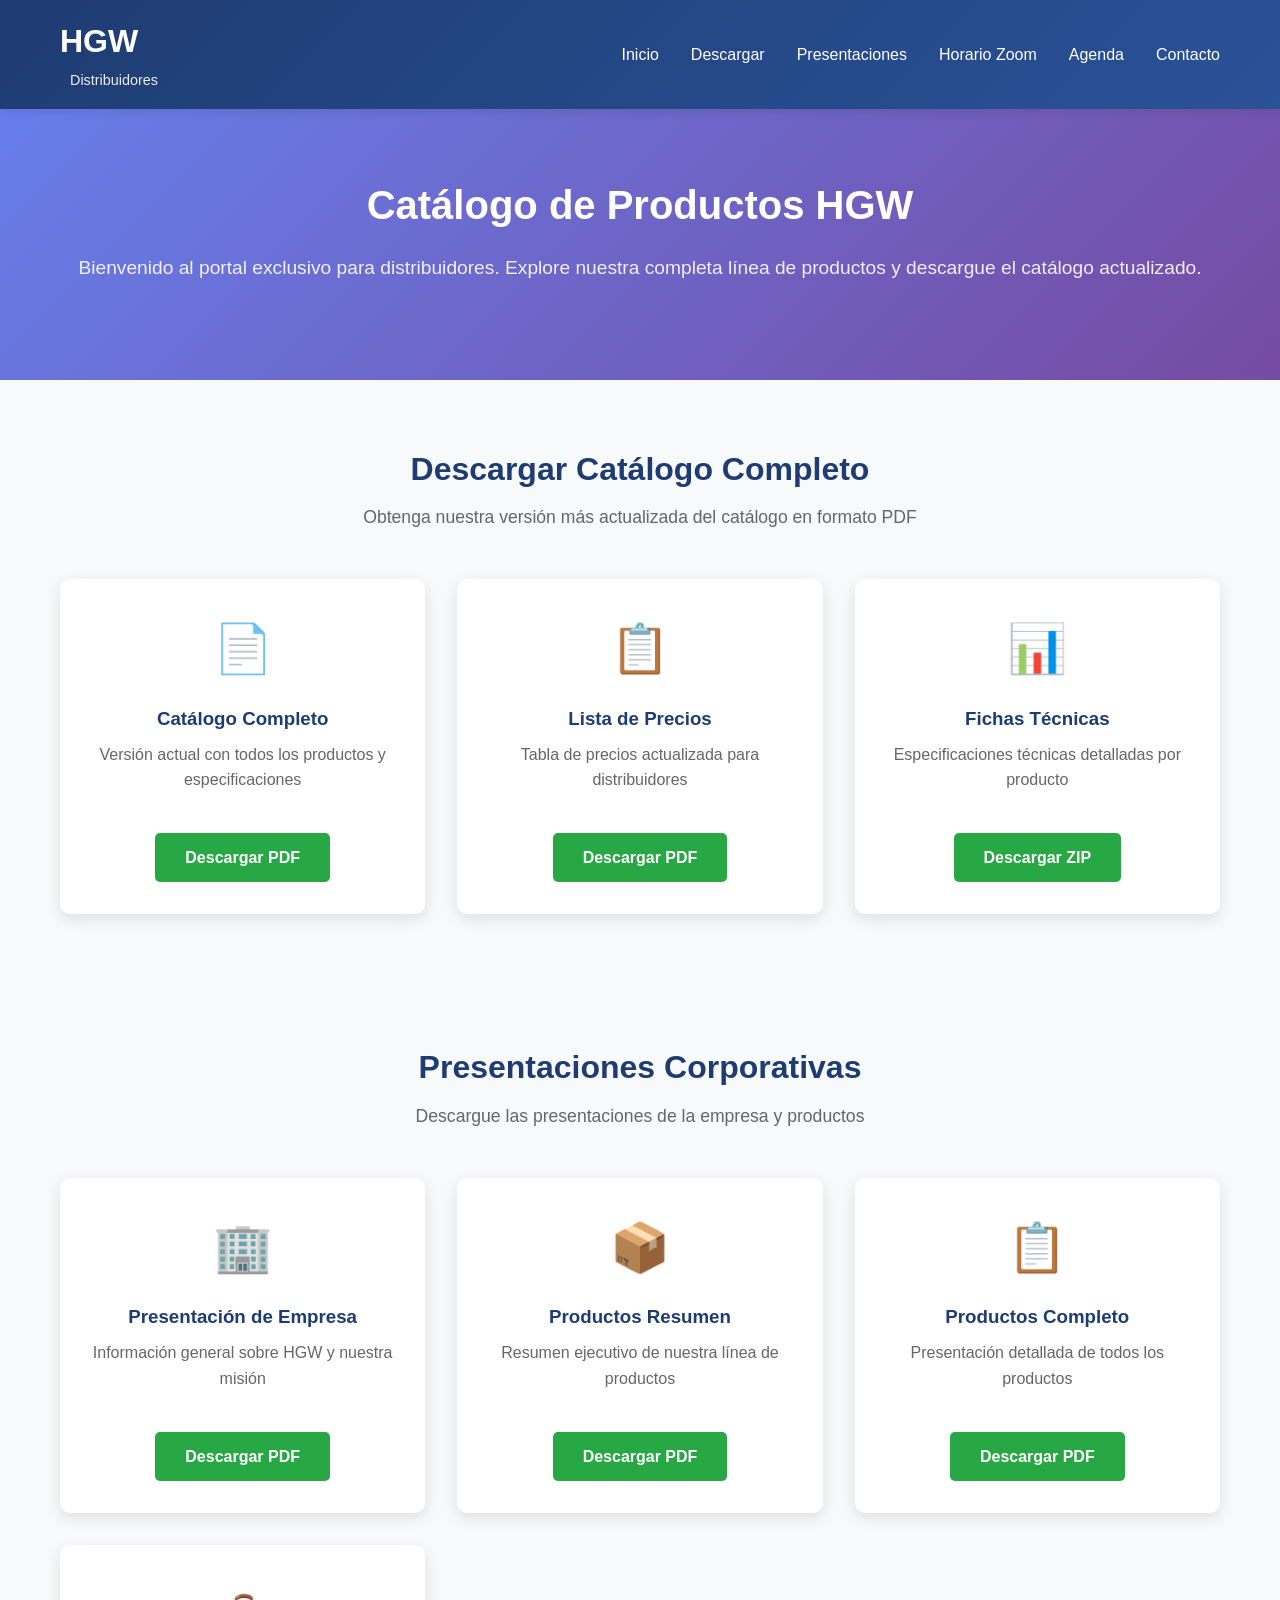
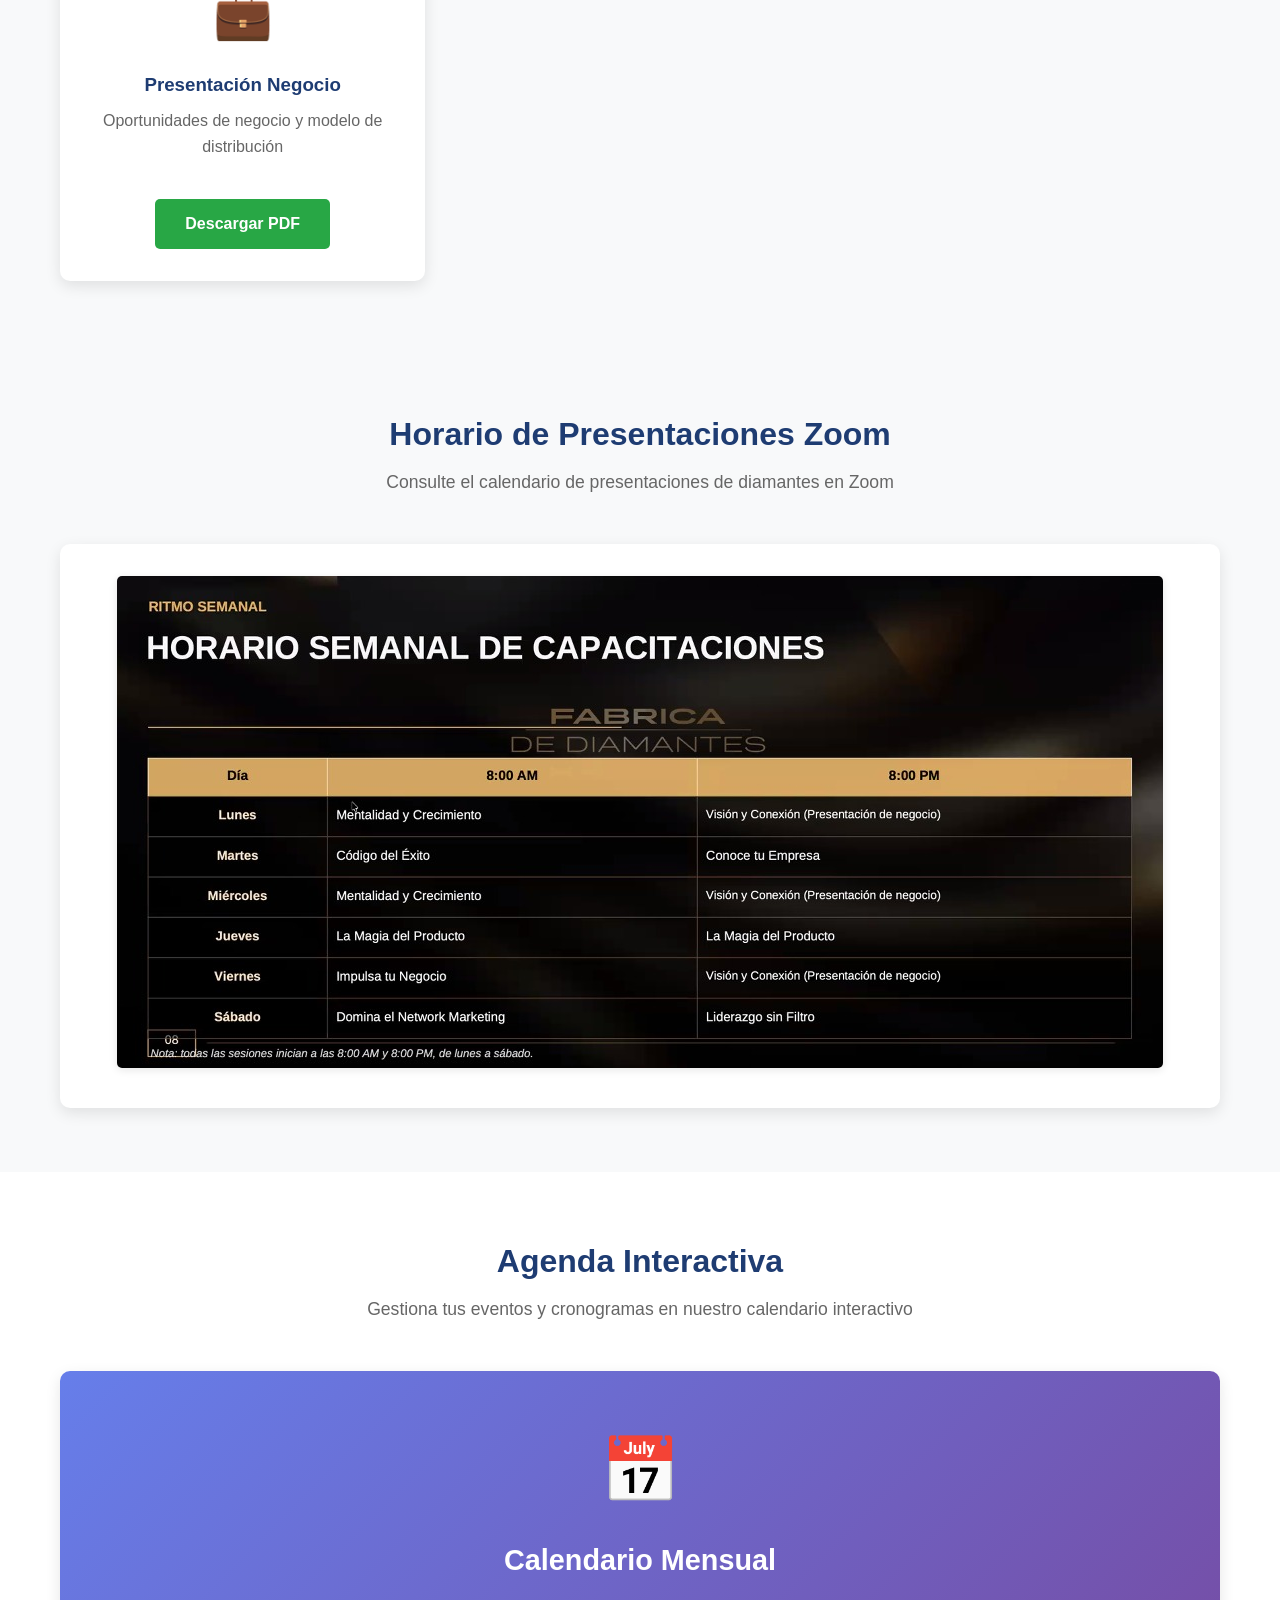
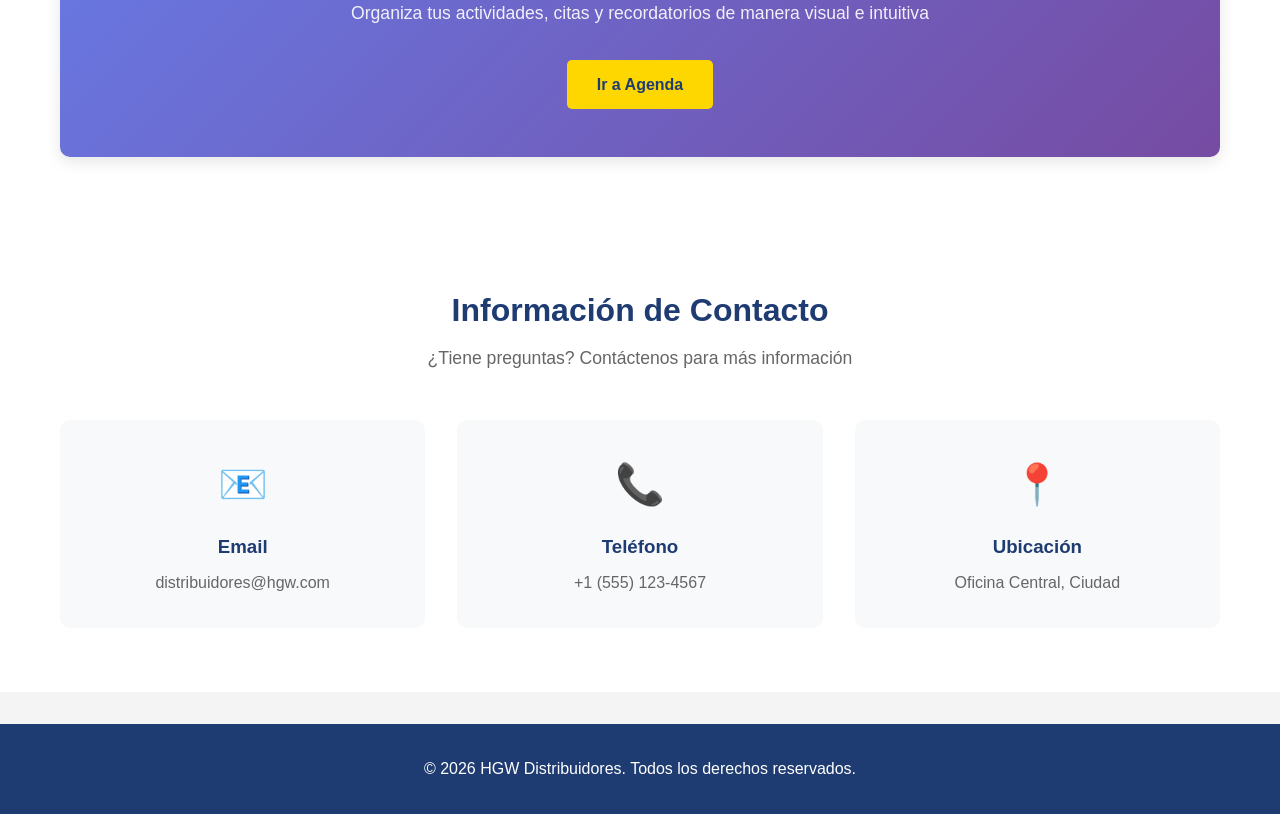
<file: index.html>
<!DOCTYPE html>
<html lang="es">
<head>
    <meta charset="UTF-8">
    <meta name="viewport" content="width=device-width, initial-scale=1.0">
    <title>HGW - Distribuidores | Catálogo de Productos</title>
    <link rel="stylesheet" href="styles.css">
</head>
<body>
    <header>
        <nav class="navbar">
            <div class="container">
                <div class="logo">
                    <h1>HGW</h1>
                    <span class="tagline">Distribuidores</span>
                </div>
                <ul class="nav-links">
                    <li><a href="#inicio">Inicio</a></li>
                    <li><a href="#descargar">Descargar</a></li>
                    <li><a href="#presentaciones">Presentaciones</a></li>
                    <li><a href="#horario">Horario Zoom</a></li>
                    <li><a href="agenda.html">Agenda</a></li>
                    <li><a href="#contacto">Contacto</a></li>
                </ul>
            </div>
        </nav>
    </header>

    <section id="inicio" class="hero">
        <div class="container">
            <div class="hero-content">
                <h2>Catálogo de Productos HGW</h2>
                <p>Bienvenido al portal exclusivo para distribuidores. Explore nuestra completa línea de productos y descargue el catálogo actualizado.</p>
            </div>
        </div>
    </section>

    <section id="descargar" class="download-section">
        <div class="container">
            <h2>Descargar Catálogo Completo</h2>
            <p class="section-description">Obtenga nuestra versión más actualizada del catálogo en formato PDF</p>
            
            <div class="download-options">
                <div class="download-card">
                    <div class="download-icon">📄</div>
                    <h3>Catálogo Completo</h3>
                    <p>Versión actual con todos los productos y especificaciones</p>
                    <a href="catalogo-actualizado.pdf" class="btn btn-download" download>Descargar PDF</a>
                </div>

                <div class="download-card">
                    <div class="download-icon">📋</div>
                    <h3>Lista de Precios</h3>
                    <p>Tabla de precios actualizada para distribuidores</p>
                    <a href="lista-precios-colombia-2026-2.pdf" class="btn btn-download" download>Descargar PDF</a>
                </div>

                <div class="download-card">
                    <div class="download-icon">📊</div>
                    <h3>Fichas Técnicas</h3>
                    <p>Especificaciones técnicas detalladas por producto</p>
                    <a href="#" class="btn btn-download" download>Descargar ZIP</a>
                </div>
            </div>
        </div>
    </section>

    <section id="presentaciones" class="download-section">
        <div class="container">
            <h2>Presentaciones Corporativas</h2>
            <p class="section-description">Descargue las presentaciones de la empresa y productos</p>
            
            <div class="download-options">
                <div class="download-card">
                    <div class="download-icon">🏢</div>
                    <h3>Presentación de Empresa</h3>
                    <p>Información general sobre HGW y nuestra misión</p>
                    <a href="1. Presentación de empresa.pdf" class="btn btn-download" download>Descargar PDF</a>
                </div>

                <div class="download-card">
                    <div class="download-icon">📦</div>
                    <h3>Productos Resumen</h3>
                    <p>Resumen ejecutivo de nuestra línea de productos</p>
                    <a href="2. presentacion de productos resumen.pdf" class="btn btn-download" download>Descargar PDF</a>
                </div>

                <div class="download-card">
                    <div class="download-icon">📋</div>
                    <h3>Productos Completo</h3>
                    <p>Presentación detallada de todos los productos</p>
                    <a href="2. presentacion de productos.pdf" class="btn btn-download" download>Descargar PDF</a>
                </div>

                <div class="download-card">
                    <div class="download-icon">💼</div>
                    <h3>Presentación Negocio</h3>
                    <p>Oportunidades de negocio y modelo de distribución</p>
                    <a href="3. presentacion negocio.pdf" class="btn btn-download" download>Descargar PDF</a>
                </div>
            </div>
        </div>
    </section>

    <section id="horario" class="download-section">
        <div class="container">
            <h2>Horario de Presentaciones Zoom</h2>
            <p class="section-description">Consulte el calendario de presentaciones de diamantes en Zoom</p>
            
            <div class="schedule-container">
                <img src="horario presentaciones zoom diamante.jpg" alt="Horario de presentaciones Zoom diamante" class="schedule-image">
            </div>
        </div>
    </section>

    <section id="agenda" class="agenda-section">
        <div class="container">
            <h2>Agenda Interactiva</h2>
            <p class="section-description">Gestiona tus eventos y cronogramas en nuestro calendario interactivo</p>
            
            <div class="agenda-preview">
                <div class="agenda-icon">📅</div>
                <h3>Calendario Mensual</h3>
                <p>Organiza tus actividades, citas y recordatorios de manera visual e intuitiva</p>
                <a href="agenda.html" class="btn btn-primary">Ir a Agenda</a>
            </div>
        </div>
    </section>

    <section id="contacto" class="contact-section">
        <div class="container">
            <h2>Información de Contacto</h2>
            <p class="section-description">¿Tiene preguntas? Contáctenos para más información</p>
            
            <div class="contact-info">
                <div class="contact-item">
                    <div class="contact-icon">📧</div>
                    <h3>Email</h3>
                    <p>distribuidores@hgw.com</p>
                </div>

                <div class="contact-item">
                    <div class="contact-icon">📞</div>
                    <h3>Teléfono</h3>
                    <p>+1 (555) 123-4567</p>
                </div>

                <div class="contact-item">
                    <div class="contact-icon">📍</div>
                    <h3>Ubicación</h3>
                    <p>Oficina Central, Ciudad</p>
                </div>
            </div>
        </div>
    </section>

    <footer>
        <div class="container">
            <p>&copy; 2026 HGW Distribuidores. Todos los derechos reservados.</p>
        </div>
    </footer>

    <script>
        // Smooth scrolling para navegación
        document.querySelectorAll('a[href^="#"]').forEach(anchor => {
            anchor.addEventListener('click', function (e) {
                e.preventDefault();
                const target = document.querySelector(this.getAttribute('href'));
                if (target) {
                    target.scrollIntoView({
                        behavior: 'smooth',
                        block: 'start'
                    });
                }
            });
        });
    </script>
</body>
</html>
</file>
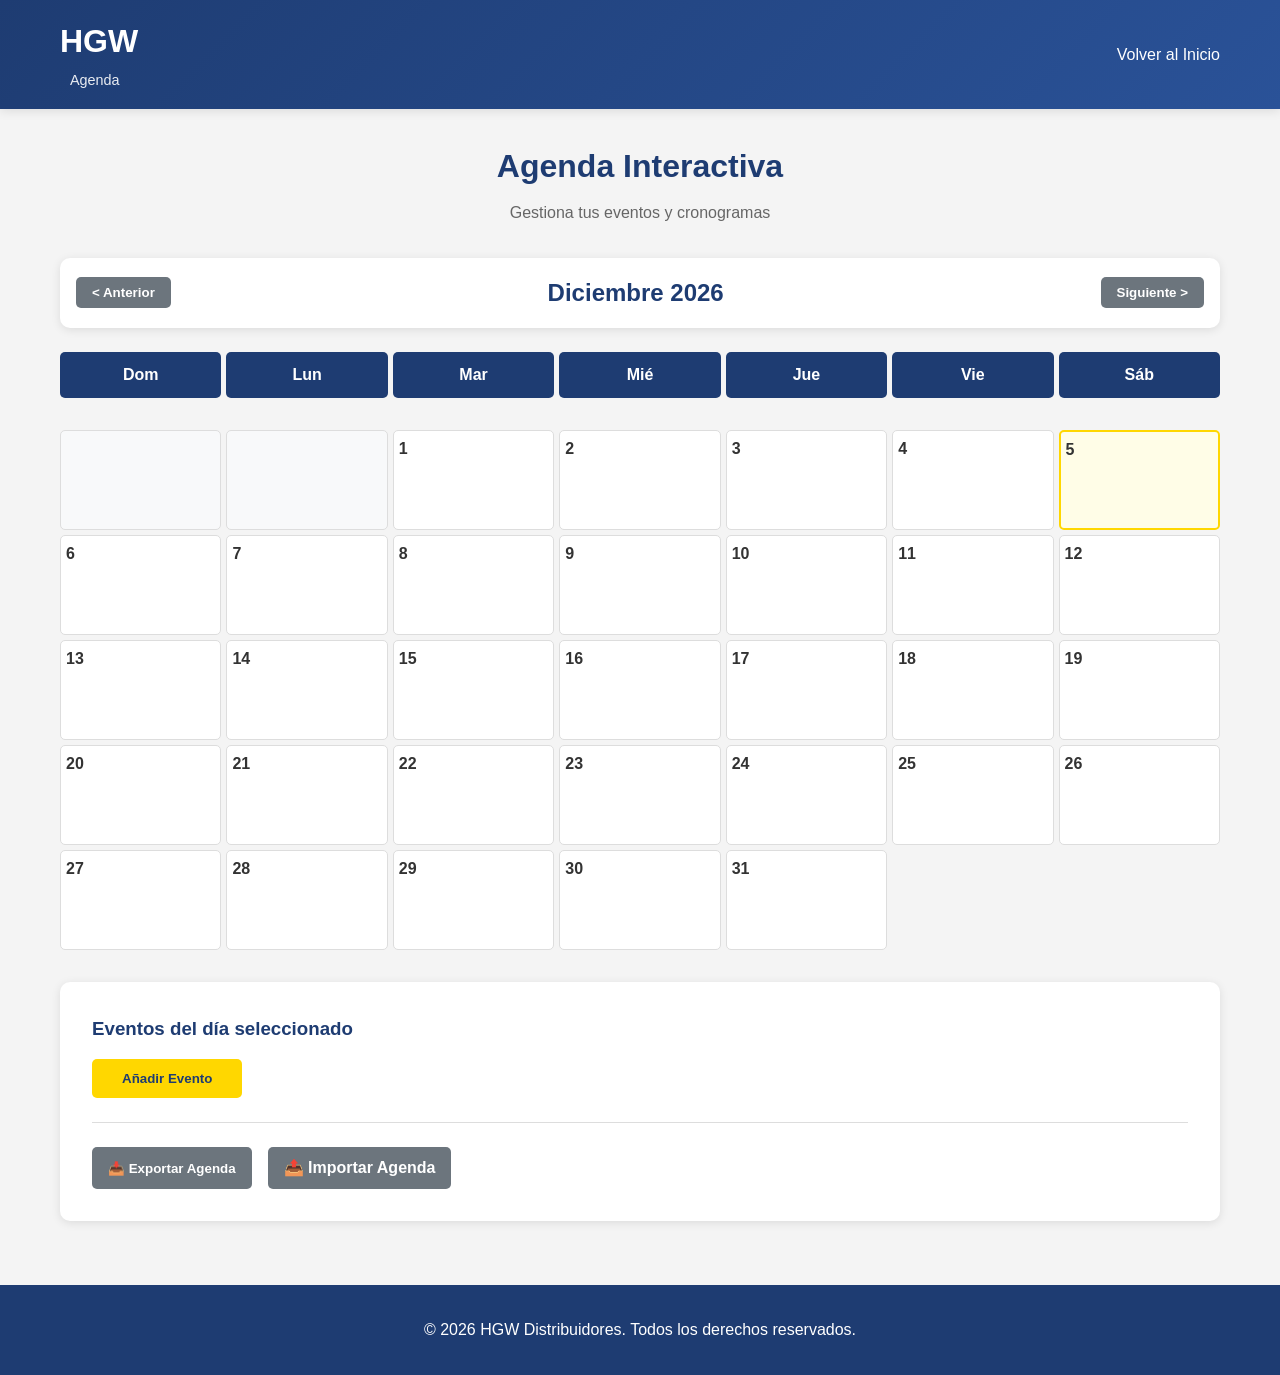
<file: agenda.html>
<!DOCTYPE html>
<html lang="es">
<head>
    <meta charset="UTF-8">
    <meta name="viewport" content="width=device-width, initial-scale=1.0">
    <title>HGW - Agenda Interactiva</title>
    <link rel="stylesheet" href="styles.css">
    <link rel="stylesheet" href="agenda.css">
</head>
<body>
    <header>
        <nav class="navbar">
            <div class="container">
                <div class="logo">
                    <h1>HGW</h1>
                    <span class="tagline">Agenda</span>
                </div>
                <ul class="nav-links">
                    <li><a href="index.html">Volver al Inicio</a></li>
                </ul>
            </div>
        </nav>
    </header>

    <main class="agenda-container">
        <div class="container">
            <div class="agenda-header">
                <h2>Agenda Interactiva</h2>
                <p>Gestiona tus eventos y cronogramas</p>
            </div>

            <div class="calendar-controls">
                <button id="prevMonth" class="btn btn-secondary">&lt; Anterior</button>
                <h3 id="currentMonth"></h3>
                <button id="nextMonth" class="btn btn-secondary">Siguiente &gt;</button>
            </div>

            <div class="calendar-grid">
                <div class="calendar-day-header">Dom</div>
                <div class="calendar-day-header">Lun</div>
                <div class="calendar-day-header">Mar</div>
                <div class="calendar-day-header">Mié</div>
                <div class="calendar-day-header">Jue</div>
                <div class="calendar-day-header">Vie</div>
                <div class="calendar-day-header">Sáb</div>
            </div>

            <div id="calendarDays" class="calendar-grid">
                <!-- Los días se generarán con JavaScript -->
            </div>

            <div class="events-section">
                <h3>Eventos del día seleccionado</h3>
                <div id="selectedDate"></div>
                <div id="eventsList"></div>
                <button id="addEventBtn" class="btn btn-primary">Añadir Evento</button>
                
                <div class="backup-controls">
                    <button id="exportBtn" class="btn btn-secondary">📥 Exportar Agenda</button>
                    <div class="import-control">
                        <label for="importFile" class="btn btn-secondary">📤 Importar Agenda</label>
                        <input type="file" id="importFile" accept=".json" style="display: none;">
                    </div>
                </div>
            </div>
        </div>
    </main>

    <!-- Modal para añadir/editar eventos -->
    <div id="eventModal" class="modal">
        <div class="modal-content">
            <span class="close">&times;</span>
            <h3 id="modalTitle">Añadir Evento</h3>
            <form id="eventForm">
                <input type="hidden" id="eventId">
                <div class="form-group">
                    <label for="eventTitle">Título:</label>
                    <input type="text" id="eventTitle" required>
                </div>
                <div class="form-group">
                    <label for="eventTime">Hora:</label>
                    <input type="time" id="eventTime" required>
                </div>
                <div class="form-group">
                    <label for="eventDescription">Descripción:</label>
                    <textarea id="eventDescription" rows="3"></textarea>
                </div>
                <div class="form-group">
                    <label for="eventColor">Color:</label>
                    <select id="eventColor">
                        <option value="#007bff">Azul</option>
                        <option value="#28a745">Verde</option>
                        <option value="#dc3545">Rojo</option>
                        <option value="#ffc107">Amarillo</option>
                        <option value="#6f42c1">Morado</option>
                        <option value="#17a2b8">Cian</option>
                    </select>
                </div>
                <button type="submit" class="btn btn-primary">Guardar</button>
                <button type="button" id="deleteEventBtn" class="btn btn-danger" style="display: none;">Eliminar</button>
            </form>
        </div>
    </div>

    <footer>
        <div class="container">
            <p>&copy; 2026 HGW Distribuidores. Todos los derechos reservados.</p>
        </div>
    </footer>

    <script src="agenda.js"></script>
</body>
</html>
</file>
<file: styles.css>
/* Reset y estilos base */
* {
    margin: 0;
    padding: 0;
    box-sizing: border-box;
}

body {
    font-family: 'Segoe UI', Tahoma, Geneva, Verdana, sans-serif;
    line-height: 1.6;
    color: #333;
    background-color: #f4f4f4;
}

.container {
    max-width: 1200px;
    margin: 0 auto;
    padding: 0 20px;
}

/* Header y Navegación */
header {
    background: linear-gradient(135deg, #1e3c72 0%, #2a5298 100%);
    color: white;
    position: sticky;
    top: 0;
    z-index: 1000;
    box-shadow: 0 2px 10px rgba(0,0,0,0.1);
}

.navbar {
    padding: 1rem 0;
}

.navbar .container {
    display: flex;
    justify-content: space-between;
    align-items: center;
}

.logo h1 {
    font-size: 2rem;
    font-weight: bold;
    margin: 0;
}

.logo .tagline {
    font-size: 0.9rem;
    opacity: 0.9;
    margin-left: 10px;
}

.nav-links {
    display: flex;
    list-style: none;
    gap: 2rem;
}

.nav-links a {
    color: white;
    text-decoration: none;
    font-weight: 500;
    transition: color 0.3s ease;
}

.nav-links a:hover {
    color: #ffd700;
}

/* Hero Section */
.hero {
    background: linear-gradient(135deg, #667eea 0%, #764ba2 100%);
    color: white;
    padding: 4rem 0;
    text-align: center;
}

.hero-content h2 {
    font-size: 2.5rem;
    margin-bottom: 1rem;
}

.hero-content p {
    font-size: 1.2rem;
    margin-bottom: 2rem;
    opacity: 0.9;
}

/* Botones */
.btn {
    display: inline-block;
    padding: 12px 30px;
    text-decoration: none;
    border-radius: 5px;
    font-weight: 600;
    transition: all 0.3s ease;
    border: none;
    cursor: pointer;
}

.btn-primary {
    background-color: #ffd700;
    color: #1e3c72;
}

.btn-primary:hover {
    background-color: #ffed4a;
    transform: translateY(-2px);
    box-shadow: 0 5px 15px rgba(0,0,0,0.2);
}

.btn-download {
    background-color: #28a745;
    color: white;
    margin-top: 1rem;
}

.btn-download:hover {
    background-color: #218838;
    transform: translateY(-2px);
    box-shadow: 0 5px 15px rgba(0,0,0,0.2);
}

/* Sección Catálogo */
.catalogo {
    padding: 4rem 0;
    background-color: white;
}

.catalogo h2 {
    text-align: center;
    font-size: 2rem;
    margin-bottom: 0.5rem;
    color: #1e3c72;
}

.section-description {
    text-align: center;
    color: #666;
    margin-bottom: 3rem;
    font-size: 1.1rem;
}

.products-grid {
    display: grid;
    grid-template-columns: repeat(auto-fit, minmax(300px, 1fr));
    gap: 2rem;
    margin-top: 2rem;
}

.product-card {
    background: white;
    border-radius: 10px;
    overflow: hidden;
    box-shadow: 0 5px 15px rgba(0,0,0,0.1);
    transition: transform 0.3s ease, box-shadow 0.3s ease;
}

.product-card:hover {
    transform: translateY(-5px);
    box-shadow: 0 10px 25px rgba(0,0,0,0.15);
}

.product-image {
    height: 200px;
    background: linear-gradient(135deg, #f5f7fa 0%, #c3cfe2 100%);
    display: flex;
    align-items: center;
    justify-content: center;
}

.placeholder-image {
    font-size: 1.2rem;
    color: #666;
    font-weight: 500;
}

.product-info {
    padding: 1.5rem;
}

.product-info h3 {
    color: #1e3c72;
    margin-bottom: 0.5rem;
    font-size: 1.3rem;
}

.product-info p {
    color: #666;
    margin-bottom: 1rem;
    font-size: 0.95rem;
}

.product-code {
    display: inline-block;
    background-color: #e9ecef;
    padding: 5px 10px;
    border-radius: 3px;
    font-size: 0.85rem;
    color: #495057;
    font-weight: 600;
}

/* Sección Descargar */
.download-section {
    padding: 4rem 0;
    background-color: #f8f9fa;
}

.download-section h2 {
    text-align: center;
    font-size: 2rem;
    margin-bottom: 0.5rem;
    color: #1e3c72;
}

.download-options {
    display: grid;
    grid-template-columns: repeat(auto-fit, minmax(280px, 1fr));
    gap: 2rem;
    margin-top: 2rem;
}

.download-card {
    background: white;
    padding: 2rem;
    border-radius: 10px;
    text-align: center;
    box-shadow: 0 5px 15px rgba(0,0,0,0.1);
    transition: transform 0.3s ease;
}

.download-card:hover {
    transform: translateY(-5px);
}

.download-icon {
    font-size: 3rem;
    margin-bottom: 1rem;
}

.download-card h3 {
    color: #1e3c72;
    margin-bottom: 0.5rem;
}

.download-card p {
    color: #666;
    margin-bottom: 1.5rem;
}

/* Sección Horario */
.schedule-container {
    background: white;
    padding: 2rem;
    border-radius: 10px;
    box-shadow: 0 5px 15px rgba(0,0,0,0.1);
    margin-top: 2rem;
    text-align: center;
}

.schedule-image {
    max-width: 100%;
    height: auto;
    border-radius: 5px;
    box-shadow: 0 2px 8px rgba(0,0,0,0.1);
}

/* Sección Agenda */
.agenda-section {
    padding: 4rem 0;
    background-color: white;
}

.agenda-section h2 {
    text-align: center;
    font-size: 2rem;
    margin-bottom: 0.5rem;
    color: #1e3c72;
}

.agenda-preview {
    background: linear-gradient(135deg, #667eea 0%, #764ba2 100%);
    color: white;
    padding: 3rem;
    border-radius: 10px;
    text-align: center;
    margin-top: 2rem;
    box-shadow: 0 5px 15px rgba(0,0,0,0.1);
}

.agenda-icon {
    font-size: 4rem;
    margin-bottom: 1rem;
}

.agenda-preview h3 {
    font-size: 1.8rem;
    margin-bottom: 1rem;
}

.agenda-preview p {
    font-size: 1.1rem;
    margin-bottom: 2rem;
    opacity: 0.9;
}

.agenda-preview .btn-primary {
    background-color: #ffd700;
    color: #1e3c72;
}

.agenda-preview .btn-primary:hover {
    background-color: #ffed4a;
}

/* Sección Contacto */
.contact-section {
    padding: 4rem 0;
    background-color: white;
}

.contact-section h2 {
    text-align: center;
    font-size: 2rem;
    margin-bottom: 0.5rem;
    color: #1e3c72;
}

.contact-info {
    display: grid;
    grid-template-columns: repeat(auto-fit, minmax(250px, 1fr));
    gap: 2rem;
    margin-top: 2rem;
}

.contact-item {
    text-align: center;
    padding: 2rem;
    background: #f8f9fa;
    border-radius: 10px;
}

.contact-icon {
    font-size: 2.5rem;
    margin-bottom: 1rem;
}

.contact-item h3 {
    color: #1e3c72;
    margin-bottom: 0.5rem;
}

.contact-item p {
    color: #666;
}

/* Footer */
footer {
    background: #1e3c72;
    color: white;
    text-align: center;
    padding: 2rem 0;
    margin-top: 2rem;
}

footer p {
    margin: 0;
}

/* Responsive Design */
@media (max-width: 768px) {
    .navbar .container {
        flex-direction: column;
        text-align: center;
    }

    .nav-links {
        margin-top: 1rem;
        gap: 1rem;
        flex-wrap: wrap;
        justify-content: center;
    }

    .hero-content h2 {
        font-size: 2rem;
    }

    .hero-content p {
        font-size: 1rem;
    }

    .products-grid {
        grid-template-columns: 1fr;
    }

    .download-options {
        grid-template-columns: 1fr;
    }

    .contact-info {
        grid-template-columns: 1fr;
    }

    .agenda-preview {
        padding: 2rem;
    }

    .agenda-icon {
        font-size: 3rem;
    }

    .agenda-preview h3 {
        font-size: 1.5rem;
    }

    .agenda-preview p {
        font-size: 1rem;
    }
}

@media (max-width: 480px) {
    .logo h1 {
        font-size: 1.5rem;
    }

    .logo .tagline {
        font-size: 0.8rem;
    }

    .hero-content h2 {
        font-size: 1.5rem;
    }

    .catalogo h2,
    .download-section h2,
    .contact-section h2 {
        font-size: 1.5rem;
    }
}
</file>
<file: agenda.css>
/* Estilos específicos para la agenda */

.agenda-container {
    padding: 2rem 0;
    min-height: calc(100vh - 200px);
}

.agenda-header {
    text-align: center;
    margin-bottom: 2rem;
}

.agenda-header h2 {
    color: #1e3c72;
    font-size: 2rem;
    margin-bottom: 0.5rem;
}

.agenda-header p {
    color: #666;
}

/* Controles del calendario */
.calendar-controls {
    display: flex;
    justify-content: space-between;
    align-items: center;
    margin-bottom: 1.5rem;
    padding: 1rem;
    background: white;
    border-radius: 10px;
    box-shadow: 0 2px 10px rgba(0,0,0,0.1);
}

.calendar-controls h3 {
    margin: 0;
    color: #1e3c72;
    font-size: 1.5rem;
}

.btn-secondary {
    background-color: #6c757d;
    color: white;
    padding: 8px 16px;
    border: none;
    border-radius: 5px;
    cursor: pointer;
    transition: background-color 0.3s ease;
}

.btn-secondary:hover {
    background-color: #5a6268;
}

/* Grid del calendario */
.calendar-grid {
    display: grid;
    grid-template-columns: repeat(7, 1fr);
    gap: 5px;
    margin-bottom: 2rem;
}

.calendar-day-header {
    text-align: center;
    font-weight: bold;
    padding: 10px;
    background: #1e3c72;
    color: white;
    border-radius: 5px;
}

.calendar-day {
    min-height: 100px;
    padding: 5px;
    background: white;
    border: 1px solid #ddd;
    border-radius: 5px;
    cursor: pointer;
    transition: all 0.3s ease;
    position: relative;
}

.calendar-day:hover {
    background: #f8f9fa;
    transform: scale(1.02);
    box-shadow: 0 2px 8px rgba(0,0,0,0.1);
}

.calendar-day.empty {
    background: #f8f9fa;
    cursor: default;
}

.calendar-day.empty:hover {
    transform: none;
    box-shadow: none;
}

.calendar-day.today {
    border: 2px solid #ffd700;
    background: #fffde7;
}

.calendar-day.selected {
    border: 2px solid #1e3c72;
    background: #e3f2fd;
}

.calendar-day-number {
    font-weight: bold;
    margin-bottom: 5px;
    display: block;
}

.day-events {
    font-size: 0.75rem;
}

.event-dot {
    display: inline-block;
    width: 8px;
    height: 8px;
    border-radius: 50%;
    margin: 1px;
}

.event-item-small {
    background: #e3f2fd;
    padding: 2px 4px;
    border-radius: 3px;
    margin: 2px 0;
    font-size: 0.7rem;
    white-space: nowrap;
    overflow: hidden;
    text-overflow: ellipsis;
}

/* Sección de eventos */
.events-section {
    background: white;
    padding: 2rem;
    border-radius: 10px;
    box-shadow: 0 2px 10px rgba(0,0,0,0.1);
}

.events-section h3 {
    color: #1e3c72;
    margin-bottom: 1rem;
}

#selectedDate {
    font-weight: bold;
    color: #666;
    margin-bottom: 1rem;
}

#eventsList {
    margin-bottom: 1rem;
}

.event-item {
    background: #f8f9fa;
    padding: 1rem;
    border-radius: 5px;
    margin-bottom: 0.5rem;
    border-left: 4px solid #1e3c72;
    cursor: pointer;
    transition: all 0.3s ease;
    display: flex;
    justify-content: space-between;
    align-items: center;
}

.event-item:hover {
    background: #e9ecef;
    transform: translateX(5px);
}

.event-content {
    flex: 1;
}

.event-time {
    font-weight: bold;
    color: #1e3c72;
    margin-bottom: 0.25rem;
}

.event-title {
    font-weight: 600;
    margin-bottom: 0.25rem;
}

.event-description {
    color: #666;
    font-size: 0.9rem;
}

.event-actions {
    display: flex;
    gap: 0.5rem;
    margin-left: 1rem;
}

.btn-edit,
.btn-delete {
    background: none;
    border: none;
    font-size: 1.2rem;
    cursor: pointer;
    padding: 0.25rem;
    border-radius: 3px;
    transition: background-color 0.3s ease;
}

.btn-edit:hover {
    background-color: #e3f2fd;
}

.btn-delete:hover {
    background-color: #ffebee;
}

.no-events {
    color: #999;
    font-style: italic;
    text-align: center;
    padding: 1rem;
}

/* Controles de backup */
.backup-controls {
    display: flex;
    gap: 1rem;
    margin-top: 1.5rem;
    padding-top: 1.5rem;
    border-top: 1px solid #ddd;
    flex-wrap: wrap;
}

.import-control {
    display: inline-block;
}

.import-control label {
    cursor: pointer;
}

/* Modal */
.modal {
    display: none;
    position: fixed;
    z-index: 2000;
    left: 0;
    top: 0;
    width: 100%;
    height: 100%;
    background-color: rgba(0,0,0,0.5);
}

.modal-content {
    background-color: white;
    margin: 10% auto;
    padding: 2rem;
    border-radius: 10px;
    width: 90%;
    max-width: 500px;
    position: relative;
    box-shadow: 0 5px 15px rgba(0,0,0,0.3);
}

.close {
    position: absolute;
    right: 20px;
    top: 15px;
    font-size: 28px;
    font-weight: bold;
    cursor: pointer;
    color: #999;
}

.close:hover {
    color: #333;
}

.modal-content h3 {
    color: #1e3c72;
    margin-bottom: 1.5rem;
}

.form-group {
    margin-bottom: 1rem;
}

.form-group label {
    display: block;
    margin-bottom: 0.5rem;
    font-weight: 500;
    color: #333;
}

.form-group input,
.form-group textarea,
.form-group select {
    width: 100%;
    padding: 10px;
    border: 1px solid #ddd;
    border-radius: 5px;
    font-size: 1rem;
}

.form-group input:focus,
.form-group textarea:focus,
.form-group select:focus {
    outline: none;
    border-color: #1e3c72;
}

.btn-danger {
    background-color: #dc3545;
    color: white;
    padding: 10px 20px;
    border: none;
    border-radius: 5px;
    cursor: pointer;
    margin-left: 10px;
}

.btn-danger:hover {
    background-color: #c82333;
}

/* Responsive */
@media (max-width: 768px) {
    .calendar-grid {
        grid-template-columns: repeat(7, 1fr);
        gap: 2px;
    }

    .calendar-day {
        min-height: 60px;
        padding: 2px;
    }

    .calendar-day-header {
        font-size: 0.8rem;
        padding: 5px;
    }

    .calendar-day-number {
        font-size: 0.8rem;
    }

    .event-item-small {
        font-size: 0.6rem;
    }

    .calendar-controls {
        flex-direction: column;
        gap: 1rem;
    }

    .calendar-controls h3 {
        font-size: 1.2rem;
    }

    .modal-content {
        margin: 20% auto;
        padding: 1.5rem;
    }
}

@media (max-width: 480px) {
    .calendar-day {
        min-height: 40px;
    }

    .calendar-day-number {
        font-size: 0.7rem;
    }

    .event-item-small {
        display: none;
    }

    .day-events .event-dot {
        display: inline-block;
    }

    .event-item {
        flex-direction: column;
        align-items: flex-start;
    }

    .event-actions {
        margin-left: 0;
        margin-top: 0.5rem;
        width: 100%;
        justify-content: flex-end;
    }
}
</file>
